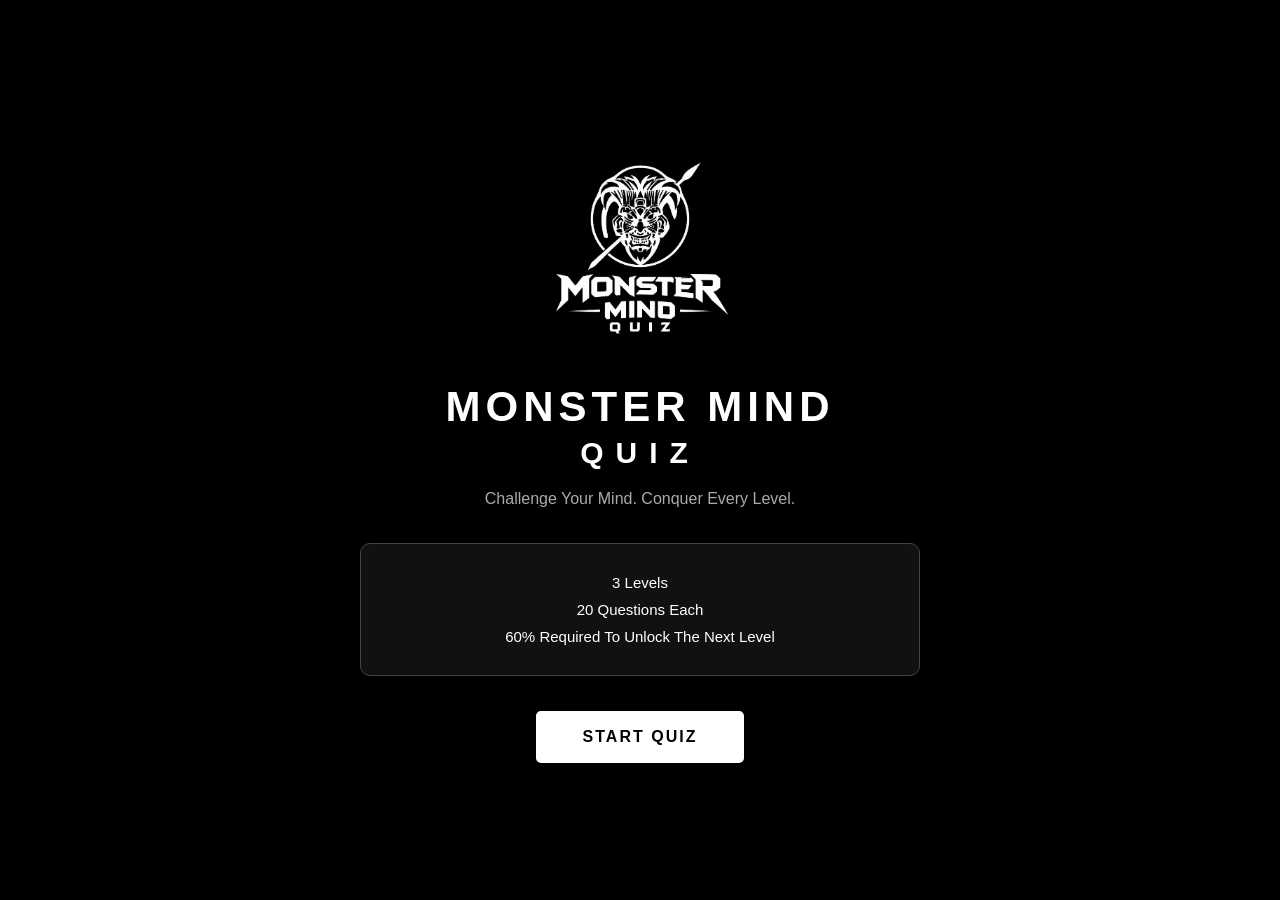
<file: index.html>
<html lang="en">
<head>
    <meta charset="UTF-8">
    <meta name="viewport" content="width=device-width, initial-scale=1.0">
    <title>Monster Mind Quiz</title>

    <link rel="stylesheet" href="style.css">
</head>

<body>

    <div class="home-container">

        <img src="images/logo.jpeg" alt="Monster Mind Quiz Logo" class="logo">

        <h1>MONSTER MIND</h1>
        <h2>QUIZ</h2>

        <p class="tagline">Challenge Your Mind. Conquer Every Level.</p>

        <div class="info">
            <p>3 Levels</p>
            <p>20 Questions Each</p>
            <p>60% Required To Unlock The Next Level</p>
        </div>

        <button class="start-btn" onclick="startQuiz()">
            START QUIZ
        </button>

    </div>

    <script>
        function startQuiz() {
            window.location.href = "name.html";
        }
    </script>

</body>
</html>
</file>
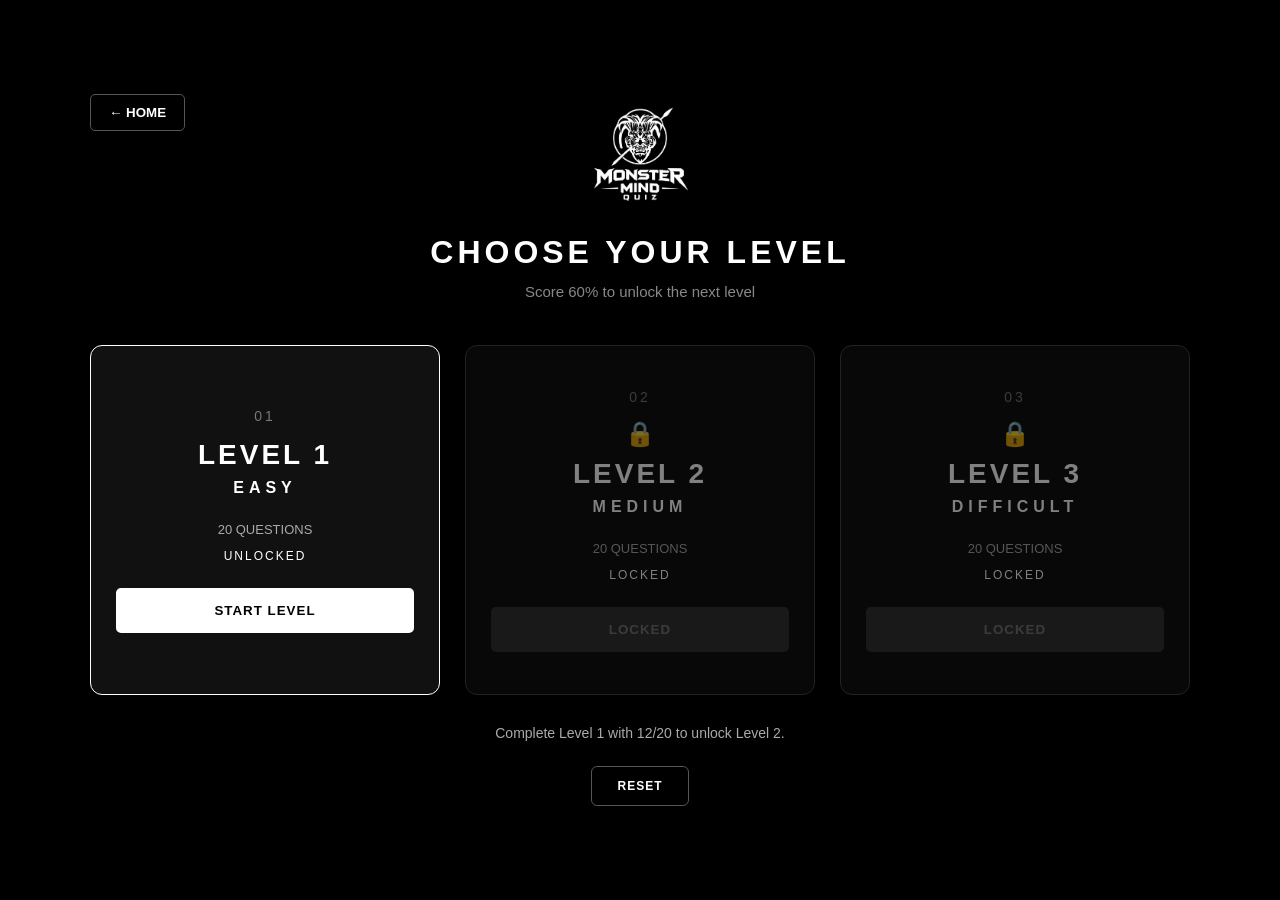
<file: levels.html>
<html lang="en">
<head>
    <meta charset="UTF-8">
    <meta name="viewport" content="width=device-width, initial-scale=1.0">

    <title>Choose Level - Monster Mind Quiz</title>

    <link rel="stylesheet" href="style.css">
</head>

<body>

    <div class="levels-container">

        <div class="levels-header">

            <button class="back-btn" onclick="goHome()">
                ← HOME
            </button>

            <img src="images/logo.jpeg"
                 alt="Monster Mind Quiz Logo"
                 class="levels-logo">

            <h1>CHOOSE YOUR LEVEL</h1>

            <p>Score 60% to unlock the next level</p>

        </div>

        <div class="levels-grid">

            <div class="level-card unlocked" id="level1-card">

                <div class="level-number">01</div>

                <h2>LEVEL 1</h2>

                <h3>EASY</h3>

                <p class="questions-count">
                    20 QUESTIONS
                </p>

                <p class="status" id="level1-status">
                    UNLOCKED
                </p>

                <button onclick="startLevel(1)">
                    START LEVEL
                </button>

            </div>

            <div class="level-card locked" id="level2-card">

                <div class="level-number">02</div>

                <div class="lock-icon" id="level2-lock">
                    🔒
                </div>

                <h2>LEVEL 2</h2>

                <h3>MEDIUM</h3>

                <p class="questions-count">
                    20 QUESTIONS
                </p>

                <p class="status" id="level2-status">
                    LOCKED
                </p>

                <button id="level2-button"
                        onclick="startLevel(2)"
                        disabled>
                    LOCKED
                </button>

            </div>

            <div class="level-card locked" id="level3-card">

                <div class="level-number">03</div>

                <div class="lock-icon" id="level3-lock">
                    🔒
                </div>

                <h2>LEVEL 3</h2>

                <h3>DIFFICULT</h3>

                <p class="questions-count">
                    20 QUESTIONS
                </p>

                <p class="status" id="level3-status">
                    LOCKED
                </p>

                <button id="level3-button"
                        onclick="startLevel(3)"
                        disabled>
                    LOCKED
                </button>

            </div>

        </div>

        <div class="level-message" id="level-message"></div>
        <button class="reset-btn" onclick="resetQuiz()">RESET</button>

    </div>


    <script>

        function updateLevels() {

            var level1Score =
                Number(localStorage.getItem("level1_score") || 0);

            var level2Score =
                Number(localStorage.getItem("level2_score") || 0);

            document.getElementById("level1-status").textContent =
                "UNLOCKED";

            if (level1Score >= 12) {

                var level2Card =
                    document.getElementById("level2-card");

                level2Card.classList.remove("locked");
                level2Card.classList.add("unlocked");

                document.getElementById("level2-lock").textContent =
                    "✓";

                document.getElementById("level2-status").textContent =
                    "UNLOCKED";

                var level2Button =
                    document.getElementById("level2-button");

                level2Button.disabled = false;
                level2Button.textContent = "START LEVEL";

            }


            if (level2Score >= 12) {

                var level3Card =
                    document.getElementById("level3-card");

                level3Card.classList.remove("locked");
                level3Card.classList.add("unlocked");

                document.getElementById("level3-lock").textContent =
                    "✓";

                document.getElementById("level3-status").textContent =
                    "UNLOCKED";

                var level3Button =
                    document.getElementById("level3-button");

                level3Button.disabled = false;
                level3Button.textContent = "START LEVEL";

            }

            var message =
                document.getElementById("level-message");

            if (level2Score >= 12) {

                message.textContent =
                    "All levels unlocked! Complete the challenge.";

            } else if (level1Score >= 12) {

                message.textContent =
                    "Level 1 completed! Level 2 is now unlocked.";

            } else {

                message.textContent =
                    "Complete Level 1 with 12/20 to unlock Level 2.";

            }
        }

        function startLevel(level) {

            if (level === 1) {

                window.location.href =
                    "quiz.html?level=level1";

            } else if (level === 2) {

                var level1Score =
                    Number(localStorage.getItem("level1_score") || 0);

                if (level1Score >= 12) {

                    window.location.href =
                        "quiz.html?level=level2";

                } else {

                    alert(
                        "Pass Level 1 with at least 12/20 marks first."
                    );
                }

            } else if (level === 3) {

                var level2Score =
                    Number(localStorage.getItem("level2_score") || 0);

                if (level2Score >= 12) {

                    window.location.href =
                        "quiz.html?level=level3";

                } else {

                    alert(
                        "Pass Level 2 with at least 12/20 marks first."
                    );
                }
            }
        }

        function goHome() {

            window.location.href = "index.html";

        }

        updateLevels();
        function resetQuiz() {

    var confirmReset =
        confirm(
            "Are you sure you want to reset the quiz and start as a new player?"
        );

    if (!confirmReset) {
        return;
    }

    localStorage.removeItem("player_name");

    localStorage.removeItem("level1_score");
    localStorage.removeItem("level2_score");
    localStorage.removeItem("level3_score");

    localStorage.removeItem("level1_percentage");
    localStorage.removeItem("level2_percentage");
    localStorage.removeItem("level3_percentage");

    window.location.href = "name.html";
}

    </script>

</body>
</html>
</file>
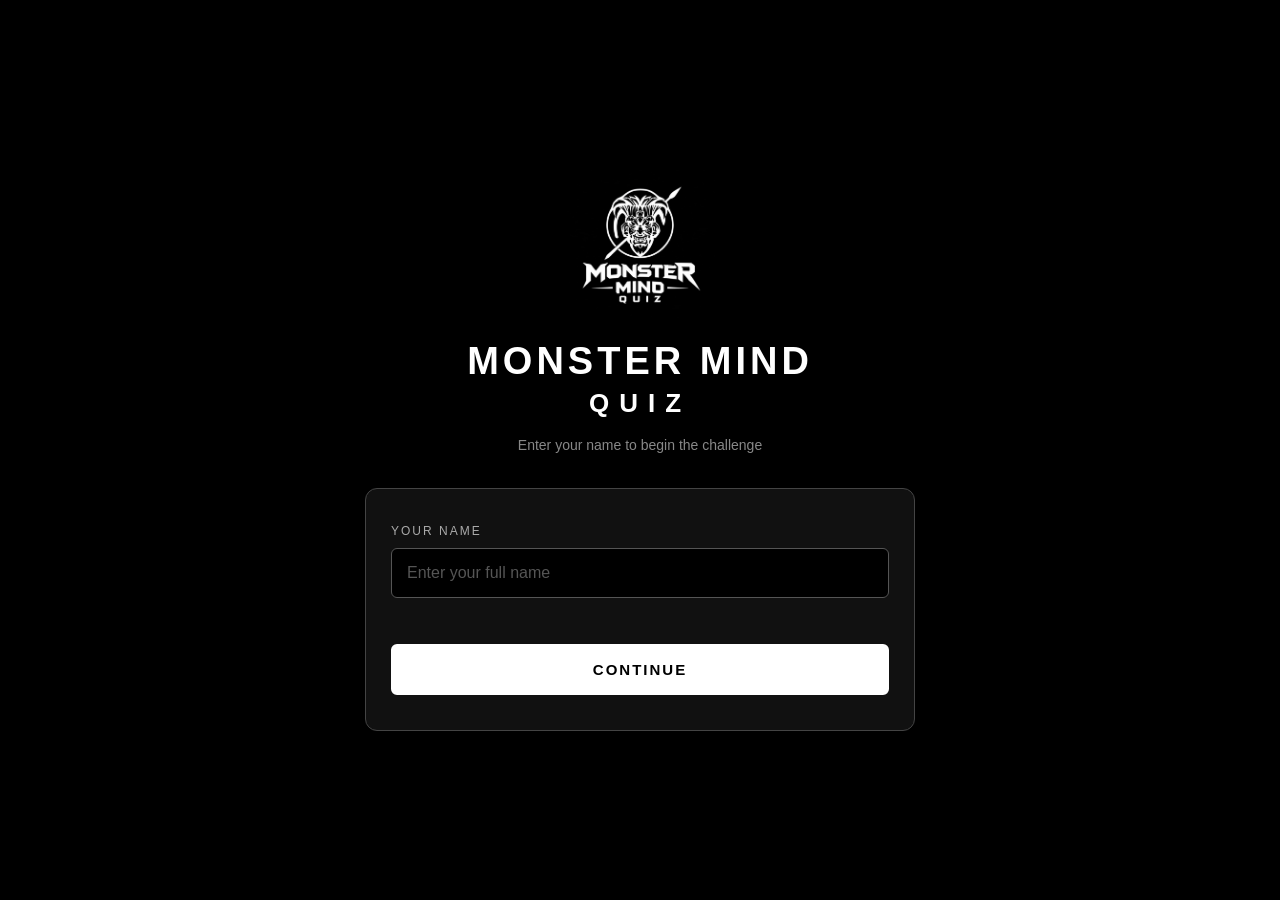
<file: name.html>
<html lang="en">

<head>
    <meta charset="UTF-8">
    <meta name="viewport" content="width=device-width, initial-scale=1.0">

    <title>Enter Name - Monster Mind Quiz</title>

    <link rel="stylesheet" href="style.css">
</head>

<body>

    <div class="name-container">

        <img src="images/logo.jpeg"
             alt="Monster Mind Quiz Logo"
             class="name-logo">

        <h1>MONSTER MIND</h1>

        <h2>QUIZ</h2>

        <p class="name-subtitle">
            Enter your name to begin the challenge
        </p>


        <div class="name-card">

            <label for="player-name">
                YOUR NAME
            </label>

            <input
                type="text"
                id="player-name"
                placeholder="Enter your full name"
                maxlength="40"
                autocomplete="name"
            >

            <p id="name-error"></p>

            <button onclick="continueToLevels()">
                CONTINUE
            </button>

        </div>

    </div>


    <script>

        function continueToLevels() {

            var nameInput =
                document.getElementById("player-name");

            var playerName =
                nameInput.value.trim();

            var errorMessage =
                document.getElementById("name-error");


            if (playerName === "") {

                errorMessage.textContent =
                    "Please enter your name.";

                return;
            }


            localStorage.setItem(
                "player_name",
                playerName
            );


            window.location.href =
                "levels.html";
        }


        document.getElementById("player-name")
            .addEventListener("keydown", function(event) {

                if (event.key === "Enter") {

                    continueToLevels();

                }

            });

    </script>

</body>

</html>
</file>
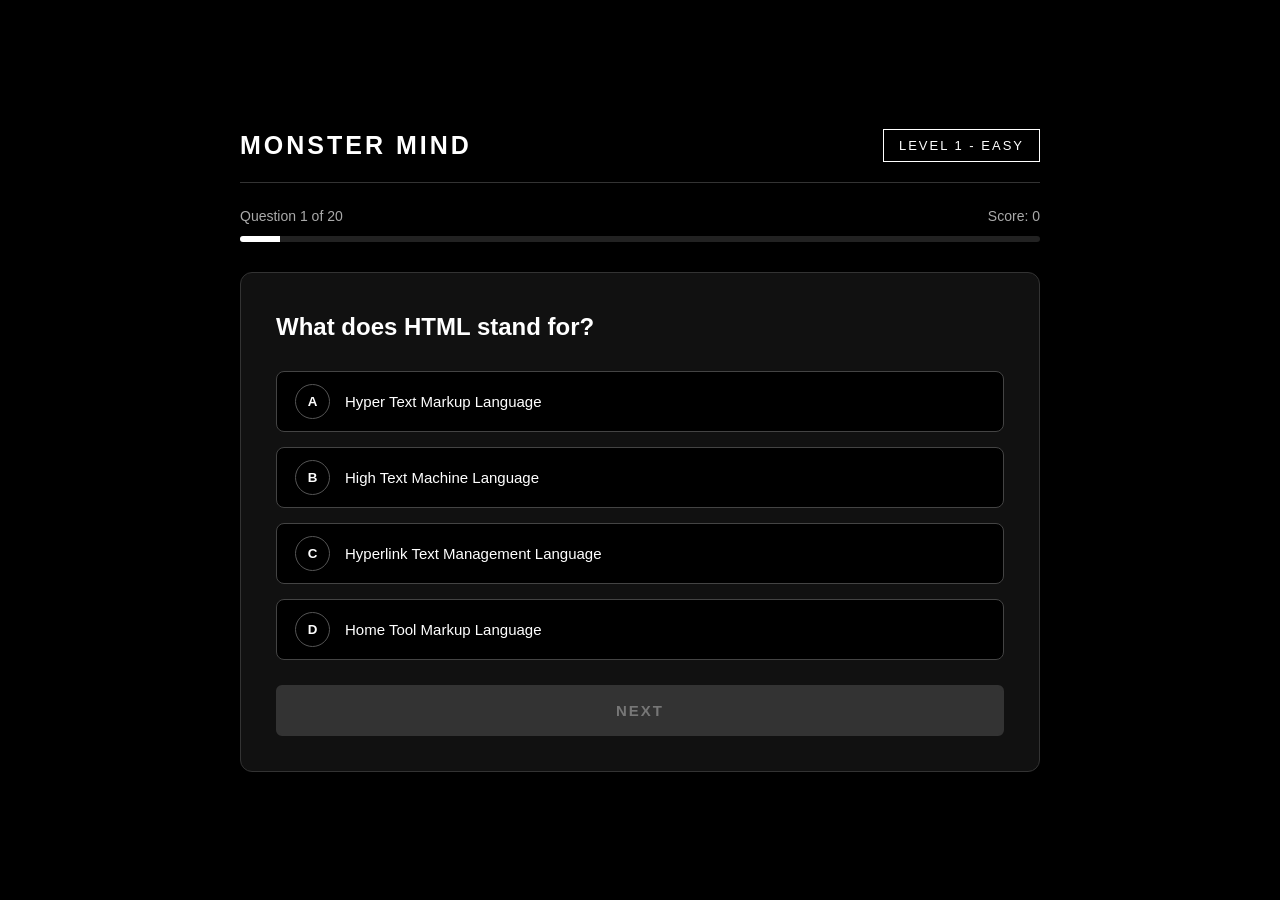
<file: quiz.html>
<html lang="en">

<head>
    <meta charset="UTF-8">
    <meta name="viewport" content="width=device-width, initial-scale=1.0">

    <title>Monster Mind Quiz</title>

    <link rel="stylesheet" href="style.css">
</head>

<body>

    <div class="quiz-container">

        <div class="quiz-header">
            <h1>MONSTER MIND</h1>
            <span id="level-title">LEVEL 1</span>
        </div>

        <div class="progress-info">
            <span id="question-number">Question 1 of 20</span>
            <span id="score">Score: 0</span>
        </div>

        <div class="progress-bar">
            <div id="progress"></div>
        </div>

        <div class="question-card">

            <h2 id="question">
                Question will appear here
            </h2>

            <div class="options">

                <button class="option" onclick="selectAnswer(0)">
                    <span>A</span>
                    <p id="option0">Option A</p>
                </button>

                <button class="option" onclick="selectAnswer(1)">
                    <span>B</span>
                    <p id="option1">Option B</p>
                </button>

                <button class="option" onclick="selectAnswer(2)">
                    <span>C</span>
                    <p id="option2">Option C</p>
                </button>

                <button class="option" onclick="selectAnswer(3)">
                    <span>D</span>
                    <p id="option3">Option D</p>
                </button>

            </div>

            <button id="next-btn" onclick="nextQuestion()" disabled>
                NEXT
            </button>

        </div>

    </div>

    <script src="questions.js"></script>
    <script src="quiz.js"></script>

</body>

</html>
</file>
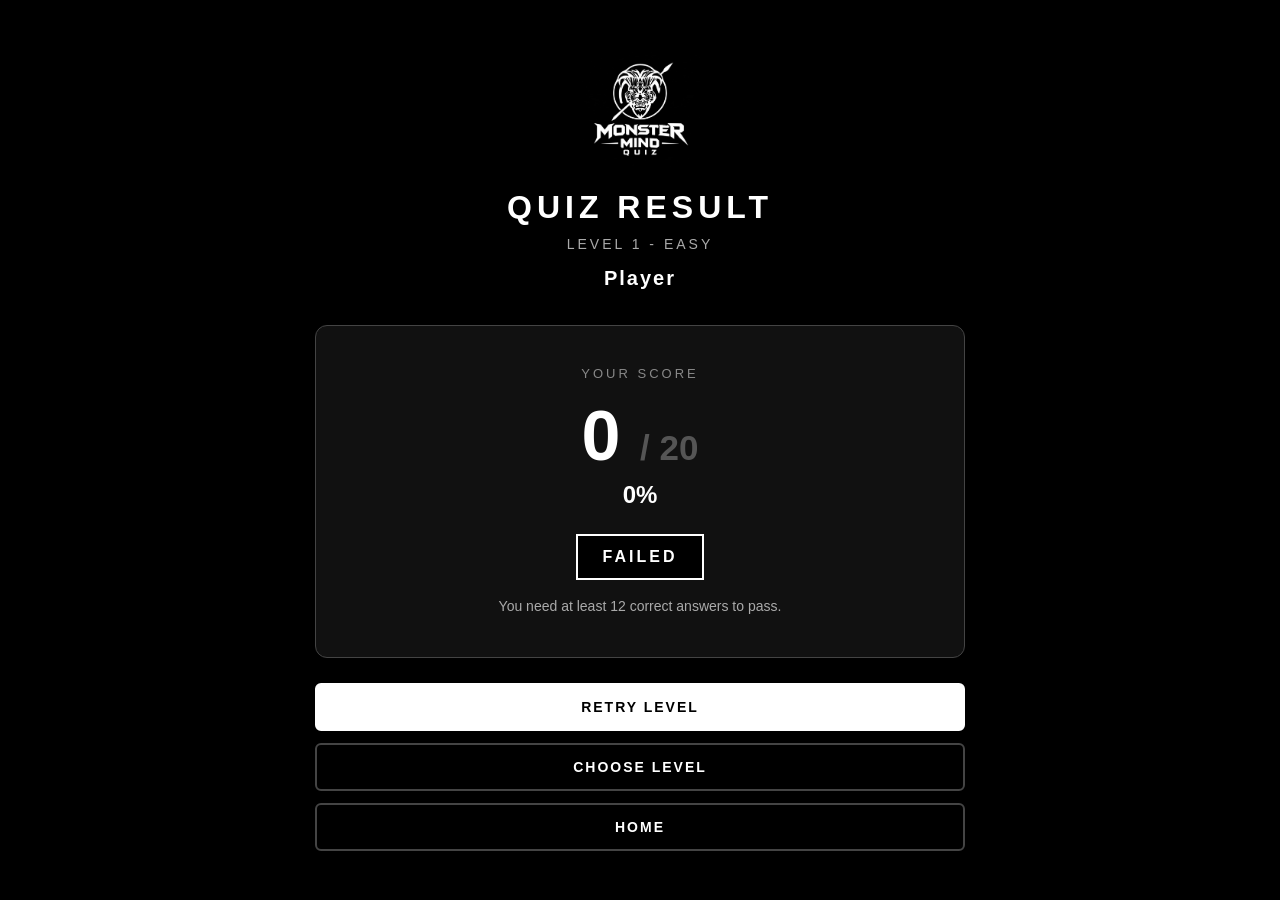
<file: result.html>
<html lang="en">

<head>
    <meta charset="UTF-8">
    <meta name="viewport" content="width=device-width, initial-scale=1.0">

    <title>Quiz Result - Monster Mind Quiz</title>

    <link rel="stylesheet" href="style.css">
</head>

<body>

    <div class="result-container">

        <img src="images/logo.jpeg"
             alt="Monster Mind Quiz Logo"
             class="result-logo">

        <h1>QUIZ RESULT</h1>

        <p class="result-level" id="result-level">
            LEVEL 1
        </p>

        <p class="player-name" id="player-name">
            Player
        </p>


        <div class="result-card">

            <p class="result-label">
                YOUR SCORE
            </p>

            <div class="score-display">
                <span id="score">0</span>
                <span class="total-score">/ 20</span>
            </div>

            <p class="percentage" id="percentage">
                0%
            </p>

            <div class="result-status" id="result-status">
                RESULT
            </div>

            <p class="result-message" id="result-message">
                Your result will appear here.
            </p>

        </div>

        <div class="result-buttons">

            <button id="next-level-btn"
                    onclick="nextLevel()">
                NEXT LEVEL
            </button>

            <button id="certificate-btn"
                    onclick="openCertificate()">
                GET CERTIFICATE
            </button>

            <button id="retry-btn"
                    onclick="retryLevel()">
                RETRY LEVEL
            </button>

            <button onclick="goLevels()"
                    class="secondary-btn">
                CHOOSE LEVEL
            </button>

            <button onclick="goHome()"
                    class="secondary-btn">
                HOME
            </button>

        </div>

    </div>


    <script>

        var urlParams =
            new URLSearchParams(window.location.search);

        var selectedLevel =
            urlParams.get("level") || "level1";


        var playerName =
            localStorage.getItem("player_name") || "Player";

        var score =
            Number(
                localStorage.getItem(
                    selectedLevel + "_score"
                ) || 0
            );

        var percentage =
            Number(
                localStorage.getItem(
                    selectedLevel + "_percentage"
                ) || 0
            );

        var scoreElement =
            document.getElementById("score");

        var percentageElement =
            document.getElementById("percentage");

        var levelElement =
            document.getElementById("result-level");

        var nameElement =
            document.getElementById("player-name");

        var statusElement =
            document.getElementById("result-status");

        var messageElement =
            document.getElementById("result-message");

        var nextButton =
            document.getElementById("next-level-btn");

        var certificateButton =
            document.getElementById("certificate-btn");

        var retryButton =
            document.getElementById("retry-btn");


        var levelNames = {

            level1: "LEVEL 1 - EASY",

            level2: "LEVEL 2 - MEDIUM",

            level3: "LEVEL 3 - DIFFICULT"

        };

        levelElement.textContent =
            levelNames[selectedLevel];

        nameElement.textContent =
            playerName;

        scoreElement.textContent =
            score;

        percentageElement.textContent =
            percentage + "%";


        if (score >= 12) {

            statusElement.textContent =
                "PASSED";

            statusElement.classList.add("passed");

            if (selectedLevel === "level1") {

                messageElement.textContent =
                    "Congratulations! Level 2 has been unlocked.";

                nextButton.style.display =
                    "block";

                certificateButton.style.display =
                    "none";
            }


            else if (selectedLevel === "level2") {

                messageElement.textContent =
                    "Excellent! Level 3 has been unlocked.";

                nextButton.style.display =
                    "block";

                certificateButton.style.display =
                    "none";
            }


            else if (selectedLevel === "level3") {

                messageElement.textContent =
                    "Congratulations! You completed all 3 levels.";

                nextButton.style.display =
                    "none";

                certificateButton.style.display =
                    "block";
            }


            retryButton.style.display =
                "block";

        }

        else {

            statusElement.textContent =
                "FAILED";

            statusElement.classList.add("failed");

            messageElement.textContent =
                "You need at least 12 correct answers to pass.";

            nextButton.style.display =
                "none";

            certificateButton.style.display =
                "none";

            retryButton.style.display =
                "block";
        }


        function nextLevel() {

            if (selectedLevel === "level1") {

                window.location.href =
                    "quiz.html?level=level2";

            }

            else if (selectedLevel === "level2") {

                window.location.href =
                    "quiz.html?level=level3";

            }
        }

        function openCertificate() {

            window.location.href =
                "certificate.html";
        }


        function retryLevel() {

            window.location.href =
                "quiz.html?level=" + selectedLevel;
        }

        function goLevels() {

            window.location.href =
                "levels.html";
        }


        function goHome() {

            window.location.href =
                "index.html";
        }

    </script>

</body>

</html>
</file>
<file: style.css>
* {
    margin: 0;
    padding: 0;
    box-sizing: border-box;
}

body {
    min-height: 100vh;
    background: #000;
    color: #fff;
    font-family: Arial, Helvetica, sans-serif;

    display: flex;
    justify-content: center;
    align-items: center;

    overflow-x: hidden;
}

.home-container {
    width: 90%;
    max-width: 600px;
    text-align: center;
    padding: 40px 20px;
}

.logo {
    width: 220px;
    max-width: 70%;
    margin-bottom: 25px;
}

h1 {
    font-size: 42px;
    letter-spacing: 5px;
    font-weight: 900;
}

h2 {
    font-size: 30px;
    letter-spacing: 12px;
    margin-top: 5px;
}

.tagline {
    color: #aaa;
    font-size: 16px;
    margin-top: 20px;
}

.info {
    margin: 35px auto;
    padding: 20px;
    border: 1px solid #444;
    border-radius: 10px;
    background: #111;
}

.info p {
    margin: 10px 0;
    font-size: 15px;
}

.start-btn {
    background: #fff;
    color: #000;
    border: 2px solid #fff;

    padding: 15px 45px;
    font-size: 16px;
    font-weight: bold;
    letter-spacing: 2px;

    cursor: pointer;
    border-radius: 5px;

    transition: 0.3s;
}

.start-btn:hover {
    background: #000;
    color: #fff;
}

@media (max-width: 600px) {

    .logo {
        width: 180px;
    }

    h1 {
        font-size: 30px;
        letter-spacing: 3px;
    }

    h2 {
        font-size: 23px;
        letter-spacing: 8px;
    }

    .tagline {
        font-size: 14px;
    }

    .info {
        margin: 25px auto;
    }

    .start-btn {
        width: 90%;
    }
}
.quiz-container {
    width: 90%;
    max-width: 800px;
    margin: auto;
    padding: 30px 0;
}

.quiz-header {
    display: flex;
    justify-content: space-between;
    align-items: center;
    border-bottom: 1px solid #333;
    padding-bottom: 20px;
}

.quiz-header h1 {
    font-size: 25px;
    letter-spacing: 3px;
}

#level-title {
    border: 1px solid #fff;
    padding: 8px 15px;
    font-size: 13px;
    letter-spacing: 2px;
}

.progress-info {
    display: flex;
    justify-content: space-between;
    margin-top: 25px;
    color: #aaa;
    font-size: 14px;
}

.progress-bar {
    width: 100%;
    height: 6px;
    background: #222;
    margin-top: 12px;
    border-radius: 10px;
    overflow: hidden;
}

#progress {
    height: 100%;
    width: 5%;
    background: #fff;
    transition: 0.3s;
}


.question-card {
    background: #111;
    border: 1px solid #333;
    border-radius: 12px;
    padding: 35px;
    margin-top: 30px;
}

.question-card h2 {
    font-size: 24px;
    letter-spacing: 0;
    margin-bottom: 30px;
}

.options {
    display: grid;
    gap: 15px;
}

.option {
    width: 100%;
    min-height: 60px;

    display: flex;
    align-items: center;

    background: #000;
    color: #fff;

    border: 1px solid #444;
    border-radius: 8px;

    padding: 12px 18px;

    cursor: pointer;
    text-align: left;

    transition: 0.2s;
}

.option span {
    width: 35px;
    height: 35px;

    display: flex;
    justify-content: center;
    align-items: center;

    border: 1px solid #555;
    border-radius: 50%;

    margin-right: 15px;

    font-weight: bold;
}

.option p {
    margin: 0;
    font-size: 15px;
}

.option:hover {
    border-color: #fff;
}

.option.selected {
    background: #fff;
    color: #000;
    border-color: #fff;
}

.option.selected span {
    border-color: #000;
}


#next-btn {
    width: 100%;
    margin-top: 25px;

    padding: 15px;

    background: #fff;
    color: #000;

    border: 2px solid #fff;
    border-radius: 6px;

    font-size: 15px;
    font-weight: bold;
    letter-spacing: 2px;

    cursor: pointer;
}

#next-btn:hover {
    background: #000;
    color: #fff;
}

#next-btn:disabled {
    background: #333;
    color: #777;
    border-color: #333;
    cursor: not-allowed;
}


@media (max-width: 600px) {

    .quiz-container {
        width: 94%;
        padding: 20px 0;
    }

    .quiz-header h1 {
        font-size: 18px;
    }

    #level-title {
        font-size: 11px;
        padding: 7px 10px;
    }

    .question-card {
        padding: 20px;
    }

    .question-card h2 {
        font-size: 19px;
        line-height: 1.4;
    }

    .option {
        min-height: 55px;
    }
}
.levels-container {
    width: 92%;
    max-width: 1100px;
    margin: auto;
    padding: 35px 0;
    text-align: center;
}

.levels-header {
    position: relative;
    margin-bottom: 45px;
}

.back-btn {
    position: absolute;
    left: 0;
    top: 0;
    background: #000;
    color: #fff;
    border: 1px solid #555;
    padding: 10px 18px;
    border-radius: 5px;
    cursor: pointer;
    font-weight: bold;
}

.back-btn:hover {
    background: #fff;
    color: #000;
}

.levels-logo {
    width: 120px;
    margin-bottom: 20px;
}

.levels-header h1 {
    font-size: 32px;
    letter-spacing: 4px;
}

.levels-header p {
    color: #888;
    margin-top: 12px;
    font-size: 15px;
}

.levels-grid {
    display: grid;
    grid-template-columns: repeat(3, 1fr);
    gap: 25px;
}

.level-card {
    position: relative;
    background: #111;
    border: 1px solid #444;
    border-radius: 12px;
    padding: 35px 25px;
    min-height: 350px;
    display: flex;
    flex-direction: column;
    justify-content: center;
    align-items: center;
}

.level-card.unlocked {
    border-color: #fff;
}

.level-card.locked {
    opacity: 0.5;
}

.level-number {
    font-size: 14px;
    color: #777;
    letter-spacing: 3px;
    margin-bottom: 15px;
}

.level-card h2 {
    font-size: 28px;
    letter-spacing: 3px;
    margin: 0;
}

.level-card h3 {
    font-size: 16px;
    letter-spacing: 5px;
    margin-top: 8px;
}

.questions-count {
    color: #aaa;
    font-size: 13px;
    margin-top: 25px;
}

.status {
    font-size: 12px;
    letter-spacing: 2px;
    margin-top: 12px;
}

.lock-icon {
    font-size: 24px;
    margin-bottom: 10px;
}

.level-card button {
    width: 100%;
    margin-top: 25px;
    padding: 13px;
    background: #fff;
    color: #000;
    border: 2px solid #fff;
    border-radius: 5px;
    font-weight: bold;
    letter-spacing: 1px;
    cursor: pointer;
}

.level-card button:hover {
    background: #000;
    color: #fff;
}

.level-card button:disabled {
    background: #333;
    color: #777;
    border-color: #333;
    cursor: not-allowed;
}

.level-message {
    margin-top: 30px;
    color: #aaa;
    font-size: 14px;
}

@media (max-width: 700px) {

    .levels-container {
        width: 94%;
        padding-top: 25px;
    }

    .levels-header {
        margin-bottom: 30px;
        padding-top: 45px;
    }

    .back-btn {
        top: 0;
        left: 0;
    }

    .levels-logo {
        width: 100px;
    }

    .levels-header h1 {
        font-size: 22px;
        letter-spacing: 2px;
    }

    .levels-header p {
        font-size: 13px;
    }

    .levels-grid {
        grid-template-columns: 1fr;
        gap: 18px;
    }

    .level-card {
        min-height: 280px;
        padding: 25px 20px;
    }
}
.result-container {
    width: 92%;
    max-width: 650px;
    margin: auto;
    padding: 40px 0;
    text-align: center;
}

.result-logo {
    width: 120px;
    margin-bottom: 20px;
}

.result-container h1 {
    font-size: 32px;
    letter-spacing: 5px;
}

.result-level {
    color: #aaa;
    font-size: 14px;
    letter-spacing: 3px;
    margin-top: 10px;
}

.result-card {
    background: #111;
    border: 1px solid #444;
    border-radius: 12px;
    padding: 40px 25px;
    margin-top: 35px;
}

.result-label {
    color: #888;
    font-size: 13px;
    letter-spacing: 3px;
}

.score-display {
    margin-top: 15px;
    font-size: 70px;
    font-weight: bold;
}

.total-score {
    color: #555;
    font-size: 35px;
}

.percentage {
    font-size: 24px;
    margin-top: 5px;
    font-weight: bold;
}

.result-status {
    margin: 25px auto 15px;
    padding: 12px 25px;
    width: fit-content;
    border: 2px solid #fff;
    font-size: 16px;
    font-weight: bold;
    letter-spacing: 3px;
}

.result-status.passed {
    background: #fff;
    color: #000;
}

.result-status.failed {
    background: #000;
    color: #fff;
}

.result-message {
    color: #aaa;
    font-size: 14px;
    line-height: 1.6;
}


.result-buttons {
    display: grid;
    gap: 12px;
    margin-top: 25px;
}

.result-buttons button {
    width: 100%;
    padding: 14px;
    background: #fff;
    color: #000;
    border: 2px solid #fff;
    border-radius: 6px;
    font-size: 14px;
    font-weight: bold;
    letter-spacing: 2px;
    cursor: pointer;
}

.result-buttons button:hover {
    background: #000;
    color: #fff;
}

.result-buttons .secondary-btn {
    background: #000;
    color: #fff;
    border-color: #444;
}

.result-buttons .secondary-btn:hover {
    background: #fff;
    color: #000;
    border-color: #fff;
}

@media (max-width: 600px) {

    .result-container {
        width: 94%;
        padding: 25px 0;
    }

    .result-logo {
        width: 95px;
    }

    .result-container h1 {
        font-size: 24px;
        letter-spacing: 3px;
    }

    .result-card {
        padding: 30px 20px;
        margin-top: 25px;
    }

    .score-display {
        font-size: 55px;
    }

    .total-score {
        font-size: 28px;
    }

    .percentage {
        font-size: 21px;
    }
}
.name-container {
    width: 92%;
    max-width: 550px;
    margin: auto;
    text-align: center;
    padding: 40px 0;
}

.name-logo {
    width: 150px;
    margin-bottom: 20px;
}

.name-container h1 {
    font-size: 38px;
    letter-spacing: 4px;
}

.name-container h2 {
    font-size: 26px;
    letter-spacing: 10px;
    margin-top: 5px;
}

.name-subtitle {
    color: #888;
    font-size: 14px;
    margin-top: 18px;
}

.name-card {
    background: #111;
    border: 1px solid #444;
    border-radius: 12px;
    padding: 35px 25px;
    margin-top: 35px;
}

.name-card label {
    display: block;
    text-align: left;
    color: #aaa;
    font-size: 12px;
    letter-spacing: 2px;
    margin-bottom: 10px;
}

.name-card input {
    width: 100%;
    padding: 15px;
    background: #000;
    color: #fff;
    border: 1px solid #555;
    border-radius: 6px;
    outline: none;
    font-size: 16px;
}

.name-card input:focus {
    border-color: #fff;
}

.name-card input::placeholder {
    color: #555;
}

.name-card button {
    width: 100%;
    margin-top: 20px;
    padding: 15px;
    background: #fff;
    color: #000;
    border: 2px solid #fff;
    border-radius: 6px;
    font-size: 15px;
    font-weight: bold;
    letter-spacing: 2px;
    cursor: pointer;
}

.name-card button:hover {
    background: #000;
    color: #fff;
}

#name-error {
    color: #fff;
    font-size: 13px;
    text-align: left;
    margin-top: 8px;
    min-height: 18px;
}


@media (max-width: 600px) {

    .name-container {
        width: 94%;
        padding: 25px 0;
    }

    .name-logo {
        width: 110px;
    }

    .name-container h1 {
        font-size: 28px;
        letter-spacing: 3px;
    }

    .name-container h2 {
        font-size: 21px;
        letter-spacing: 7px;
    }

    .name-card {
        padding: 28px 20px;
    }

}
.player-name {
    margin-top: 15px;
    font-size: 20px;
    font-weight: bold;
    letter-spacing: 2px;
}
.certificate-page {
    width: 100%;
    min-height: 100vh;
    padding: 35px 20px;
    display: flex;
    flex-direction: column;
    align-items: center;
}


.certificate {
    width: 100%;
    max-width: 1000px;
    background: #fff;
    color: #000;
    padding: 12px;
    border: 1px solid #777;
    box-shadow: 0 0 30px rgba(255, 255, 255, 0.08);
}

.certificate-border {
    border: 6px double #000;
    min-height: 650px;
    padding: 45px 55px;
    text-align: center;
    position: relative;
}

.certificate-logo {
    width: 105px;
    height: 105px;
    object-fit: contain;
    margin-bottom: 15px;
}

.certificate-small-title {
    font-size: 13px;
    letter-spacing: 5px;
    font-weight: bold;
    margin: 0;
}

.certificate h1 {
    font-size: 42px;
    letter-spacing: 8px;
    margin: 15px 0 3px;
}

.certificate h2 {
    font-size: 20px;
    letter-spacing: 6px;
    margin: 0;
}

.certificate-presented {
    margin-top: 35px;
    font-size: 15px;
    color: #444;
}

.certificate-name {
    margin-top: 18px;
    font-family: Georgia, "Times New Roman", serif;
    font-size: 38px;
    font-weight: bold;
    letter-spacing: 2px;
    text-transform: uppercase;
}

.name-line {
    width: 55%;
    height: 1px;
    background: #000;
    margin: 8px auto 20px;
}


.certificate-text {
    max-width: 700px;
    margin: 0 auto;
    font-size: 14px;
    line-height: 1.7;
    color: #333;
}

.certificate-score {
    display: flex;
    justify-content: center;
    gap: 55px;
    margin-top: 30px;
}

.certificate-score div {
    display: flex;
    flex-direction: column;
    gap: 6px;
}

.certificate-score span {
    font-size: 10px;
    letter-spacing: 2px;
    color: #666;
}

.certificate-score strong {
    font-size: 20px;
}


.total-score-certificate {
    margin-top: 25px;
    font-size: 12px;
    letter-spacing: 1px;
}

.total-score-certificate strong {
    font-size: 16px;
}

.total-score-certificate span {
    margin: 0 10px;
    color: #888;
}


.certificate-footer {
    display: flex;
    justify-content: space-between;
    align-items: flex-end;
    margin-top: 45px;
    padding: 0 30px;
}

.certificate-footer > div:first-child,
.certificate-footer > div:last-child {
    width: 180px;
}

.certificate-footer p {
    font-size: 12px;
    min-height: 18px;
    margin: 0 0 6px;
}

.footer-line {
    height: 1px;
    background: #000;
}

.certificate-footer span {
    font-size: 9px;
    letter-spacing: 2px;
    color: #555;
}


.certificate-seal {
    width: 75px;
    height: 75px;
    border: 3px solid #000;
    border-radius: 50%;
    display: flex;
    justify-content: center;
    align-items: center;
    font-weight: bold;
    font-size: 18px;
    letter-spacing: 2px;
}

.certificate-id {
    position: absolute;
    bottom: 15px;
    left: 0;
    right: 0;
    font-size: 9px;
    letter-spacing: 2px;
    color: #666;
}


.certificate-actions {
    width: 100%;
    max-width: 1000px;
    display: flex;
    gap: 15px;
    margin-top: 25px;
}

.certificate-actions button {
    flex: 1;
    padding: 14px;
    background: #fff;
    color: #000;
    border: 2px solid #fff;
    border-radius: 6px;
    font-weight: bold;
    letter-spacing: 1px;
    cursor: pointer;
}

.certificate-actions button:hover {
    background: #000;
    color: #fff;
}

.certificate-actions .certificate-home-btn {
    background: #000;
    color: #fff;
    border-color: #444;
}


@media (max-width: 700px) {

    .certificate-page {
        padding: 15px 8px;
    }

    .certificate {
        padding: 6px;
    }

    .certificate-border {
        padding: 30px 18px;
        min-height: 600px;
    }

    .certificate-logo {
        width: 75px;
        height: 75px;
    }

    .certificate h1 {
        font-size: 27px;
        letter-spacing: 4px;
    }

    .certificate h2 {
        font-size: 14px;
        letter-spacing: 4px;
    }

    .certificate-presented {
        margin-top: 25px;
        font-size: 12px;
    }

    .certificate-name {
        font-size: 25px;
        word-break: break-word;
    }

    .certificate-text {
        font-size: 11px;
        line-height: 1.6;
    }

    .certificate-score {
        gap: 18px;
        margin-top: 25px;
    }

    .certificate-score strong {
        font-size: 16px;
    }

    .certificate-score span {
        font-size: 8px;
    }

    .total-score-certificate {
        font-size: 9px;
    }

    .certificate-footer {
        margin-top: 35px;
        padding: 0 5px;
    }

    .certificate-footer > div:first-child,
    .certificate-footer > div:last-child {
        width: 100px;
    }

    .certificate-seal {
        width: 55px;
        height: 55px;
        font-size: 13px;
    }

    .certificate-actions {
        flex-direction: column;
    }

}


@media print {

    body {
        background: #fff;
    }

    .certificate-page {
        padding: 0;
    }

    .certificate {
        box-shadow: none;
        max-width: none;
        width: 100%;
    }

    .certificate-actions {
        display: none;
    }

    .certificate-border {
        min-height: 650px;
    }
}
    .reset-btn {
    margin-top: 25px;
    padding: 12px 25px;
    background: #000;
    color: #fff;
    border: 1px solid #555;
    border-radius: 6px;
    font-size: 12px;
    font-weight: bold;
    letter-spacing: 1px;
    cursor: pointer;
}

.reset-btn:hover {
    background: #fff;
    color: #000;
    border-color: #fff;
}

@media (max-width: 600px) {

    .reset-btn {
        width: 90%;
        padding: 13px;
    }

}
</file>
